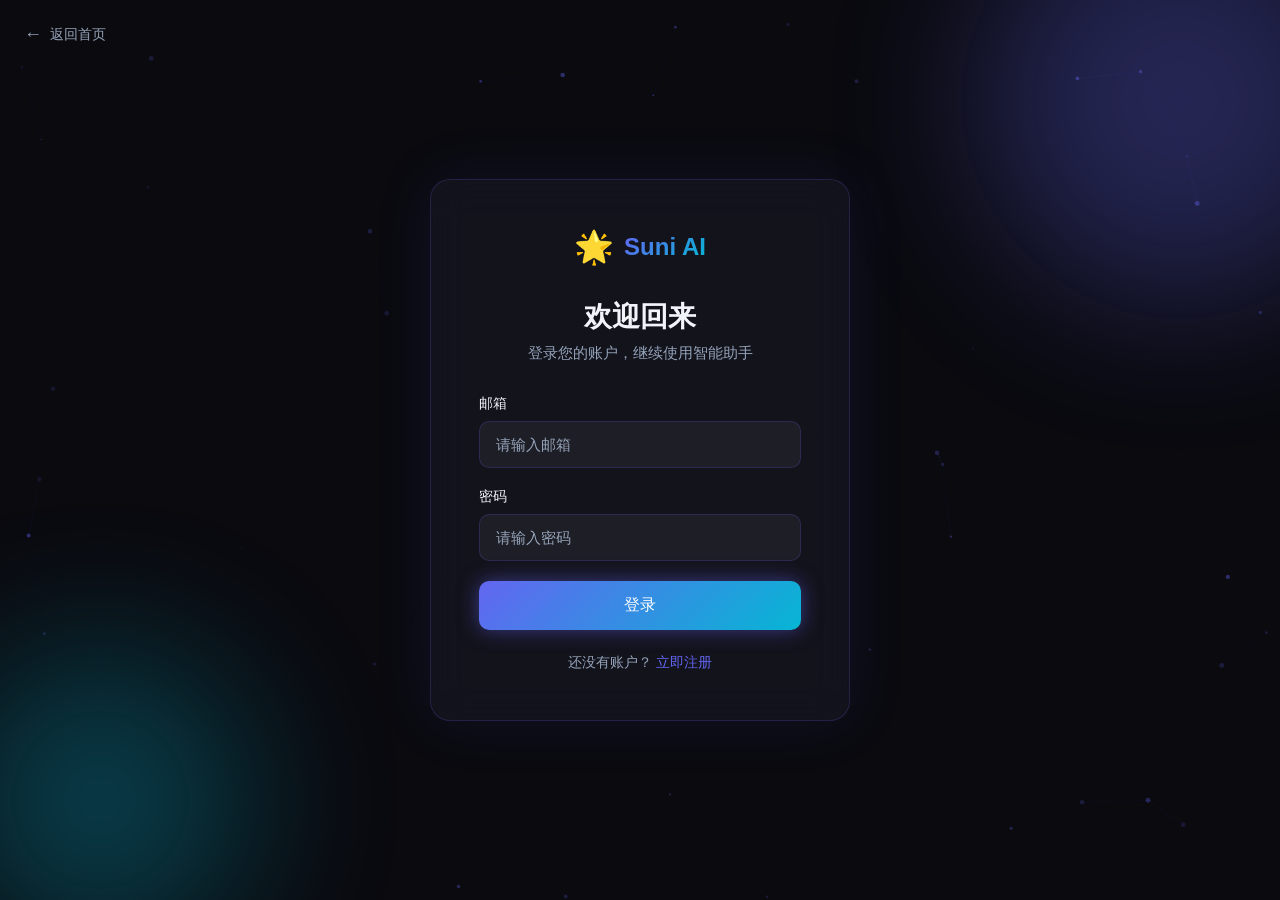
<file: web/templates/login.html>
<!DOCTYPE html>
<html lang="zh-CN">
<head>
    <meta charset="UTF-8">
    <meta name="viewport" content="width=device-width, initial-scale=1.0">
    <title>登录 - Suni AI</title>
    <style>
        * {
            margin: 0;
            padding: 0;
            box-sizing: border-box;
        }

        :root {
            --bg-dark: #0a0a0f;
            --bg-card: rgba(20, 20, 30, 0.9);
            --primary: #6366f1;
            --primary-glow: rgba(99, 102, 241, 0.5);
            --accent: #06b6d4;
            --accent-glow: rgba(6, 182, 212, 0.5);
            --text: #f1f5f9;
            --text-muted: #94a3b8;
            --border: rgba(99, 102, 241, 0.2);
        }

        body {
            font-family: -apple-system, BlinkMacSystemFont, 'Segoe UI', Roboto, sans-serif;
            background: var(--bg-dark);
            min-height: 100vh;
            display: flex;
            align-items: center;
            justify-content: center;
            position: relative;
            overflow: hidden;
        }

        /* 动态背景 */
        #bg-canvas {
            position: fixed;
            top: 0;
            left: 0;
            width: 100%;
            height: 100%;
            z-index: -1;
        }

        /* 返回按钮 */
        .back-link {
            position: fixed;
            top: 24px;
            left: 24px;
            color: var(--text-muted);
            text-decoration: none;
            display: flex;
            align-items: center;
            gap: 8px;
            font-size: 14px;
            transition: color 0.3s;
            z-index: 10;
        }

        .back-link:hover {
            color: var(--text);
        }

        .back-link::before {
            content: '←';
            font-size: 18px;
        }

        /* 卡片容器 */
        .auth-card {
            background: var(--bg-card);
            border: 1px solid var(--border);
            border-radius: 20px;
            padding: 48px;
            width: 100%;
            max-width: 420px;
            backdrop-filter: blur(20px);
            box-shadow: 0 0 60px rgba(99, 102, 241, 0.1);
            animation: fadeInUp 0.6s ease;
        }

        @keyframes fadeInUp {
            from {
                opacity: 0;
                transform: translateY(30px);
            }
            to {
                opacity: 1;
                transform: translateY(0);
            }
        }

        /* Logo */
        .auth-logo {
            display: flex;
            align-items: center;
            justify-content: center;
            gap: 10px;
            text-decoration: none;
            margin-bottom: 32px;
        }

        .logo-icon {
            font-size: 32px;
            animation: pulse 2s ease-in-out infinite;
        }

        @keyframes pulse {
            0%, 100% { transform: scale(1); }
            50% { transform: scale(1.1); }
        }

        .logo-text {
            font-size: 24px;
            font-weight: 700;
            background: linear-gradient(135deg, var(--primary) 0%, var(--accent) 100%);
            -webkit-background-clip: text;
            -webkit-text-fill-color: transparent;
            background-clip: text;
        }

        /* 标题 */
        .auth-card h1 {
            font-size: 28px;
            font-weight: 700;
            text-align: center;
            margin-bottom: 8px;
            color: var(--text);
        }

        .auth-subtitle {
            text-align: center;
            color: var(--text-muted);
            font-size: 15px;
            margin-bottom: 32px;
        }

        /* 表单 */
        .auth-form {
            display: flex;
            flex-direction: column;
            gap: 20px;
        }

        .form-group {
            display: flex;
            flex-direction: column;
            gap: 8px;
        }

        .form-group label {
            font-size: 14px;
            font-weight: 500;
            color: var(--text);
        }

        .form-group input {
            padding: 14px 16px;
            background: rgba(255, 255, 255, 0.05);
            border: 1px solid var(--border);
            border-radius: 10px;
            font-size: 15px;
            color: var(--text);
            transition: all 0.3s;
        }

        .form-group input::placeholder {
            color: var(--text-muted);
        }

        .form-group input:focus {
            outline: none;
            border-color: var(--primary);
            box-shadow: 0 0 0 3px rgba(99, 102, 241, 0.1);
        }

        /* 按钮 */
        .btn {
            padding: 14px 24px;
            border-radius: 10px;
            font-size: 16px;
            font-weight: 500;
            cursor: pointer;
            transition: all 0.3s;
            border: none;
            text-align: center;
        }

        .btn-primary {
            background: linear-gradient(135deg, var(--primary) 0%, var(--accent) 100%);
            color: white;
            box-shadow: 0 0 20px var(--primary-glow);
        }

        .btn-primary:hover {
            transform: translateY(-2px);
            box-shadow: 0 0 30px var(--primary-glow), 0 0 60px var(--accent-glow);
        }

        .btn-full {
            width: 100%;
        }

        /* 底部链接 */
        .auth-footer {
            margin-top: 24px;
            text-align: center;
            font-size: 14px;
            color: var(--text-muted);
        }

        .auth-footer a {
            color: var(--primary);
            text-decoration: none;
            font-weight: 500;
            transition: color 0.3s;
        }

        .auth-footer a:hover {
            color: var(--accent);
        }

        /* 装饰元素 */
        .glow-orb {
            position: fixed;
            border-radius: 50%;
            filter: blur(80px);
            opacity: 0.3;
            z-index: -1;
        }

        .glow-orb-1 {
            width: 400px;
            height: 400px;
            background: var(--primary);
            top: -100px;
            right: -100px;
            animation: float 8s ease-in-out infinite;
        }

        .glow-orb-2 {
            width: 300px;
            height: 300px;
            background: var(--accent);
            bottom: -50px;
            left: -50px;
            animation: float 8s ease-in-out infinite 2s;
        }

        @keyframes float {
            0%, 100% { transform: translate(0, 0); }
            50% { transform: translate(30px, -30px); }
        }
    </style>
</head>
<body>
    <!-- 动态背景 -->
    <canvas id="bg-canvas"></canvas>
    
    <!-- 装饰光球 -->
    <div class="glow-orb glow-orb-1"></div>
    <div class="glow-orb glow-orb-2"></div>
    
    <!-- 返回链接 -->
    <a href="/" class="back-link">返回首页</a>
    
    <!-- 登录卡片 -->
    <div class="auth-card">
        <a href="/" class="auth-logo">
            <span class="logo-icon">🌟</span>
            <span class="logo-text">Suni AI</span>
        </a>
        
        <h1>欢迎回来</h1>
        <p class="auth-subtitle">登录您的账户，继续使用智能助手</p>
        
        <form id="login-form" class="auth-form">
            <div class="form-group">
                <label for="email">邮箱</label>
                <input type="email" id="email" name="email" placeholder="请输入邮箱" required>
            </div>
            
            <div class="form-group">
                <label for="password">密码</label>
                <input type="password" id="password" name="password" placeholder="请输入密码" required>
            </div>
            
            <button type="submit" class="btn btn-primary btn-full">登录</button>
        </form>
        
        <div class="auth-footer">
            <p>还没有账户？ <a href="/register">立即注册</a></p>
        </div>
    </div>

    <script>
        // 动态背景
        const canvas = document.getElementById('bg-canvas');
        const ctx = canvas.getContext('2d');
        
        let width, height;
        let particles = [];
        
        function resize() {
            width = canvas.width = window.innerWidth;
            height = canvas.height = window.innerHeight;
        }
        
        window.addEventListener('resize', resize);
        resize();
        
        class Particle {
            constructor() {
                this.x = Math.random() * width;
                this.y = Math.random() * height;
                this.vx = (Math.random() - 0.5) * 0.3;
                this.vy = (Math.random() - 0.5) * 0.3;
                this.radius = Math.random() * 2 + 0.5;
                this.opacity = Math.random() * 0.3 + 0.1;
            }
            
            update() {
                this.x += this.vx;
                this.y += this.vy;
                
                if (this.x < 0 || this.x > width) this.vx *= -1;
                if (this.y < 0 || this.y > height) this.vy *= -1;
            }
            
            draw() {
                ctx.beginPath();
                ctx.arc(this.x, this.y, this.radius, 0, Math.PI * 2);
                ctx.fillStyle = `rgba(99, 102, 241, ${this.opacity})`;
                ctx.fill();
            }
        }
        
        for (let i = 0; i < 50; i++) {
            particles.push(new Particle());
        }
        
        function animate() {
            ctx.clearRect(0, 0, width, height);
            
            particles.forEach(particle => {
                particle.update();
                particle.draw();
            });
            
            for (let i = 0; i < particles.length; i++) {
                for (let j = i + 1; j < particles.length; j++) {
                    const dx = particles[i].x - particles[j].x;
                    const dy = particles[i].y - particles[j].y;
                    const distance = Math.sqrt(dx * dx + dy * dy);
                    
                    if (distance < 120) {
                        ctx.beginPath();
                        ctx.moveTo(particles[i].x, particles[i].y);
                        ctx.lineTo(particles[j].x, particles[j].y);
                        ctx.strokeStyle = `rgba(99, 102, 241, ${0.1 * (1 - distance / 120)})`;
                        ctx.lineWidth = 1;
                        ctx.stroke();
                    }
                }
            }
            
            requestAnimationFrame(animate);
        }
        
        animate();

        // 登录表单
        document.getElementById('login-form').addEventListener('submit', async (e) => {
            e.preventDefault();
            
            const email = document.getElementById('email').value;
            const password = document.getElementById('password').value;
            
            try {
                const response = await fetch('/api/login', {
                    method: 'POST',
                    headers: { 'Content-Type': 'application/json' },
                    body: JSON.stringify({ email, password })
                });
                
                const data = await response.json();
                
                if (response.ok) {
                    localStorage.setItem('token', data.access_token);
                    localStorage.setItem('user', JSON.stringify(data.user));
                    window.location.href = '/chat';
                } else {
                    alert(data.detail || '登录失败');
                }
            } catch (error) {
                alert('登录失败：' + error.message);
            }
        });
    </script>
</body>
</html>
</file>
